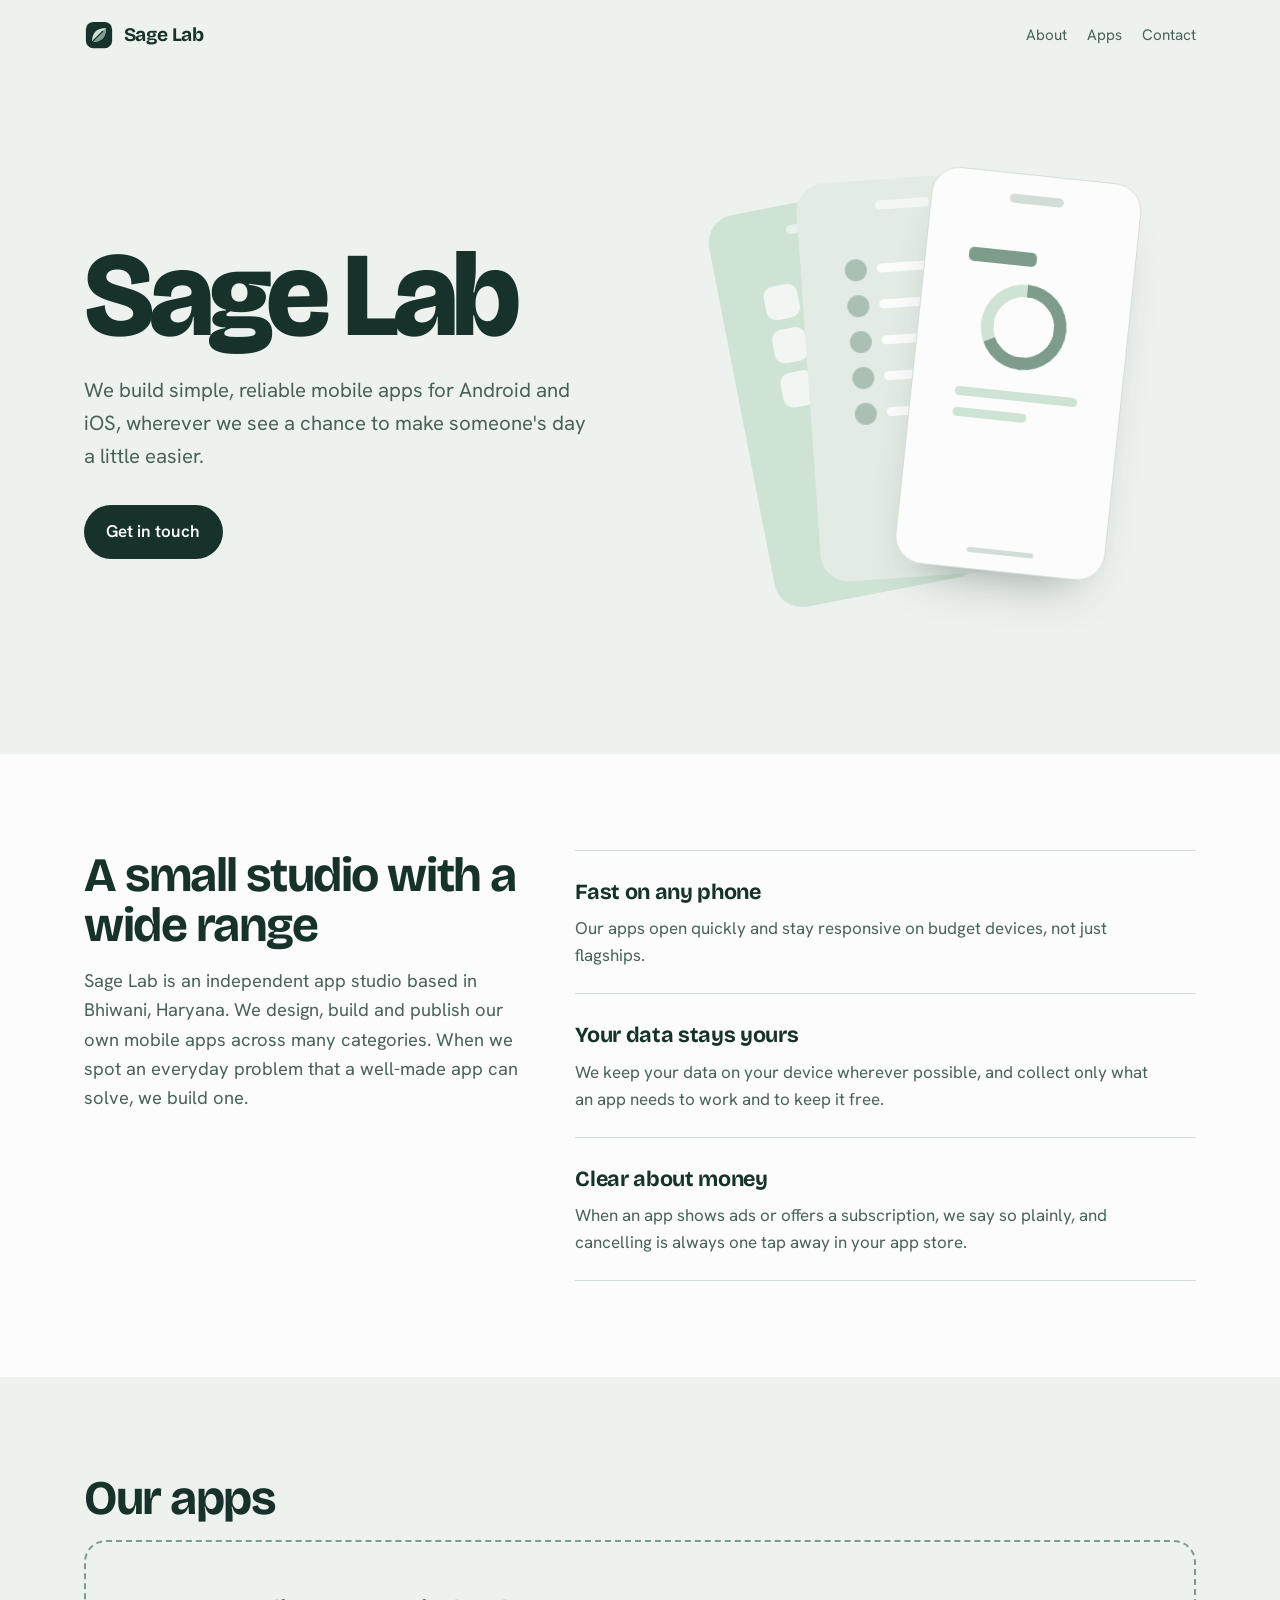
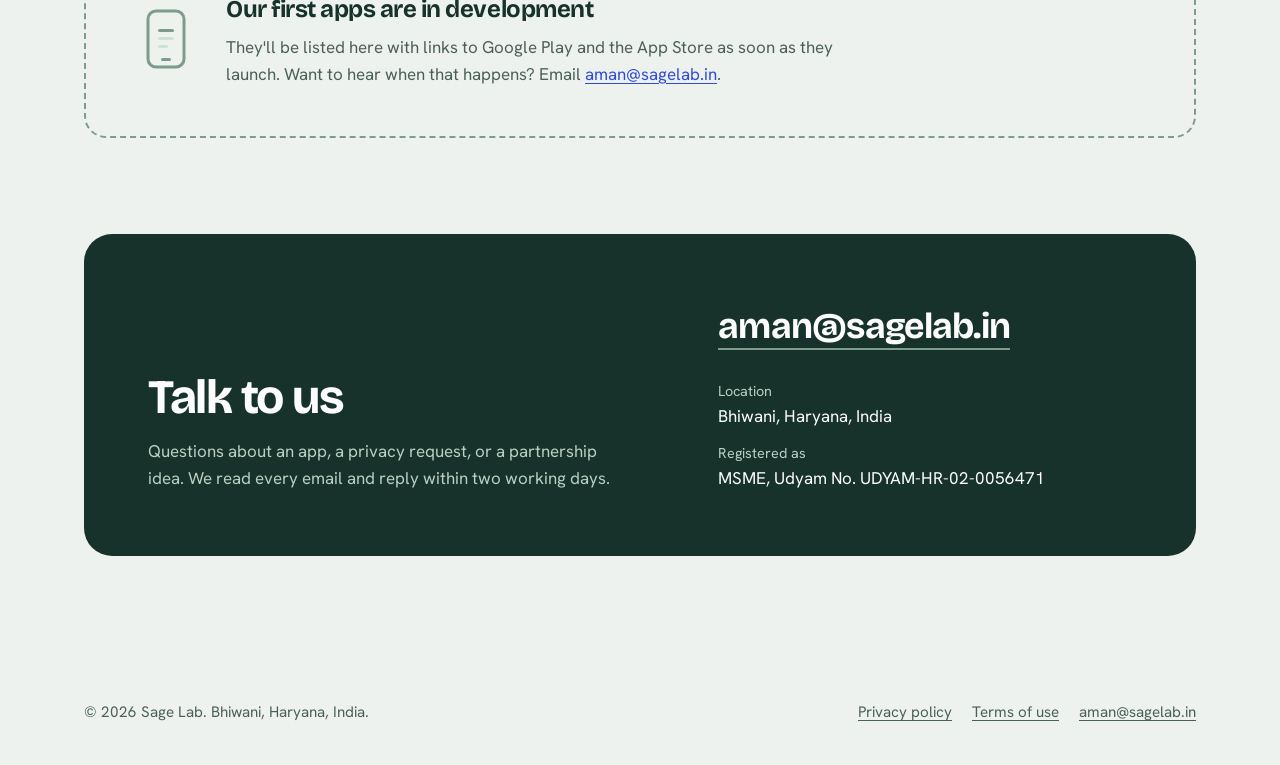
<file: index.html>
<!doctype html>
<html lang="en">
<head>
  <meta charset="utf-8">
  <meta name="viewport" content="width=device-width, initial-scale=1">
  <title>Sage Lab | Useful mobile apps for everyday life</title>
  <meta name="description" content="Sage Lab is an independent mobile app studio in Bhiwani, Haryana, India, building simple, reliable Android and iOS apps that help people with everyday tasks.">
  <link rel="canonical" href="https://sagelab.in/">
  <link rel="icon" href="assets/logo.svg" type="image/svg+xml">
  <meta property="og:title" content="Sage Lab">
  <meta property="og:description" content="Simple, reliable mobile apps that help with everyday tasks.">
  <meta property="og:url" content="https://sagelab.in/">
  <meta property="og:type" content="website">
  <meta name="theme-color" content="#eef2ef">
  <link rel="preconnect" href="https://fonts.googleapis.com">
  <link rel="preconnect" href="https://fonts.gstatic.com" crossorigin>
  <link href="https://fonts.googleapis.com/css2?family=Bricolage+Grotesque:opsz,wght@12..96,600..800&family=Hanken+Grotesk:wght@400;600&display=swap" rel="stylesheet">
  <link rel="stylesheet" href="assets/style.css">
  <script type="application/ld+json">
  {
    "@context": "https://schema.org",
    "@type": "Organization",
    "name": "Sage Lab",
    "url": "https://sagelab.in",
    "logo": "https://sagelab.in/assets/logo.svg",
    "email": "aman@sagelab.in",
    "address": {
      "@type": "PostalAddress",
      "addressLocality": "Bhiwani",
      "addressRegion": "Haryana",
      "addressCountry": "IN"
    }
  }
  </script>
</head>
<body>
  <a class="skip" href="#main">Skip to content</a>

  <header class="site-header">
    <div class="wrap">
      <a class="brand" href="./" aria-label="Sage Lab home">
        <img src="assets/logo.svg" alt="" width="30" height="30">
        Sage Lab
      </a>
      <nav class="nav" aria-label="Main">
        <a href="#about" class="hide-sm">About</a>
        <a href="#apps">Apps</a>
        <a href="#contact">Contact</a>
      </nav>
    </div>
  </header>

  <main id="main">
    <section class="hero">
      <div class="wrap">
        <div>
          <h1>Sage Lab</h1>
          <p>We build simple, reliable mobile apps for Android and iOS, wherever we see a chance to make someone's day a little easier.</p>
          <a class="button" href="#contact">Get in touch</a>
        </div>
        <div class="stack" aria-hidden="true">
          <div class="phone back">
            <div class="grid">
              <span class="tile"></span><span class="tile"></span><span class="tile"></span>
              <span class="tile"></span><span class="tile"></span><span class="tile"></span>
              <span class="tile"></span><span class="tile"></span><span class="tile"></span>
            </div>
          </div>
          <div class="phone middle">
            <div class="row"><span class="dot"></span><span class="bar"></span></div>
            <div class="row"><span class="dot"></span><span class="bar mid"></span></div>
            <div class="row"><span class="dot"></span><span class="bar"></span></div>
            <div class="row"><span class="dot"></span><span class="bar short"></span></div>
            <div class="row"><span class="dot"></span><span class="bar mid"></span></div>
          </div>
          <div class="phone front">
            <div class="bar title"></div>
            <div class="ring"></div>
            <div class="bar"></div>
            <div class="bar short"></div>
            <span class="home"></span>
          </div>
        </div>
      </div>
    </section>

    <section class="section paper" id="about">
      <div class="wrap split">
        <div>
          <h2>A small studio with a wide range</h2>
          <p class="lede">Sage Lab is an independent app studio based in Bhiwani, Haryana. We design, build and publish our own mobile apps across many categories. When we spot an everyday problem that a well-made app can solve, we build one.</p>
        </div>
        <ul class="principles">
          <li>
            <h3>Fast on any phone</h3>
            <p>Our apps open quickly and stay responsive on budget devices, not just flagships.</p>
          </li>
          <li>
            <h3>Your data stays yours</h3>
            <p>We keep your data on your device wherever possible, and collect only what an app needs to work and to keep it free.</p>
          </li>
          <li>
            <h3>Clear about money</h3>
            <p>When an app shows ads or offers a subscription, we say so plainly, and cancelling is always one tap away in your app store.</p>
          </li>
        </ul>
      </div>
    </section>

    <section class="section" id="apps">
      <div class="wrap">
        <h2>Our apps</h2>
        <div class="empty">
          <svg viewBox="0 0 64 64" aria-hidden="true"><rect x="14" y="4" width="36" height="56" rx="8" fill="none" stroke="#7e9c8b" stroke-width="3"/><rect x="24" y="22" width="16" height="3" rx="1.5" fill="#7e9c8b"/><rect x="24" y="30" width="16" height="3" rx="1.5" fill="#cfe3d5"/><rect x="24" y="38" width="10" height="3" rx="1.5" fill="#cfe3d5"/><rect x="27" y="51" width="10" height="3" rx="1.5" fill="#7e9c8b"/></svg>
          <div>
            <h3>Our first apps are in development</h3>
            <p>They'll be listed here with links to Google Play and the App Store as soon as they launch. Want to hear when that happens? Email <a href="mailto:aman@sagelab.in">aman@sagelab.in</a>.</p>
          </div>
        </div>
      </div>
    </section>

    <section class="section" id="contact">
      <div class="wrap">
        <div class="contact">
          <div>
            <h2>Talk to us</h2>
            <p>Questions about an app, a privacy request, or a partnership idea. We read every email and reply within two working days.</p>
          </div>
          <div>
            <a class="email" href="mailto:aman@sagelab.in">aman@sagelab.in</a>
            <dl>
              <div><dt>Location</dt><dd>Bhiwani, Haryana, India</dd></div>
              <div><dt>Registered as</dt><dd>MSME, Udyam No. UDYAM-HR-02-0056471</dd></div>
            </dl>
          </div>
        </div>
      </div>
    </section>
  </main>

  <footer class="site-footer">
    <div class="wrap">
      <p>&copy; 2026 Sage Lab. Bhiwani, Haryana, India.</p>
      <nav aria-label="Legal">
        <a href="privacy.html">Privacy policy</a>
        <a href="terms.html">Terms of use</a>
        <a href="mailto:aman@sagelab.in">aman@sagelab.in</a>
      </nav>
    </div>
  </footer>
</body>
</html>
</file>
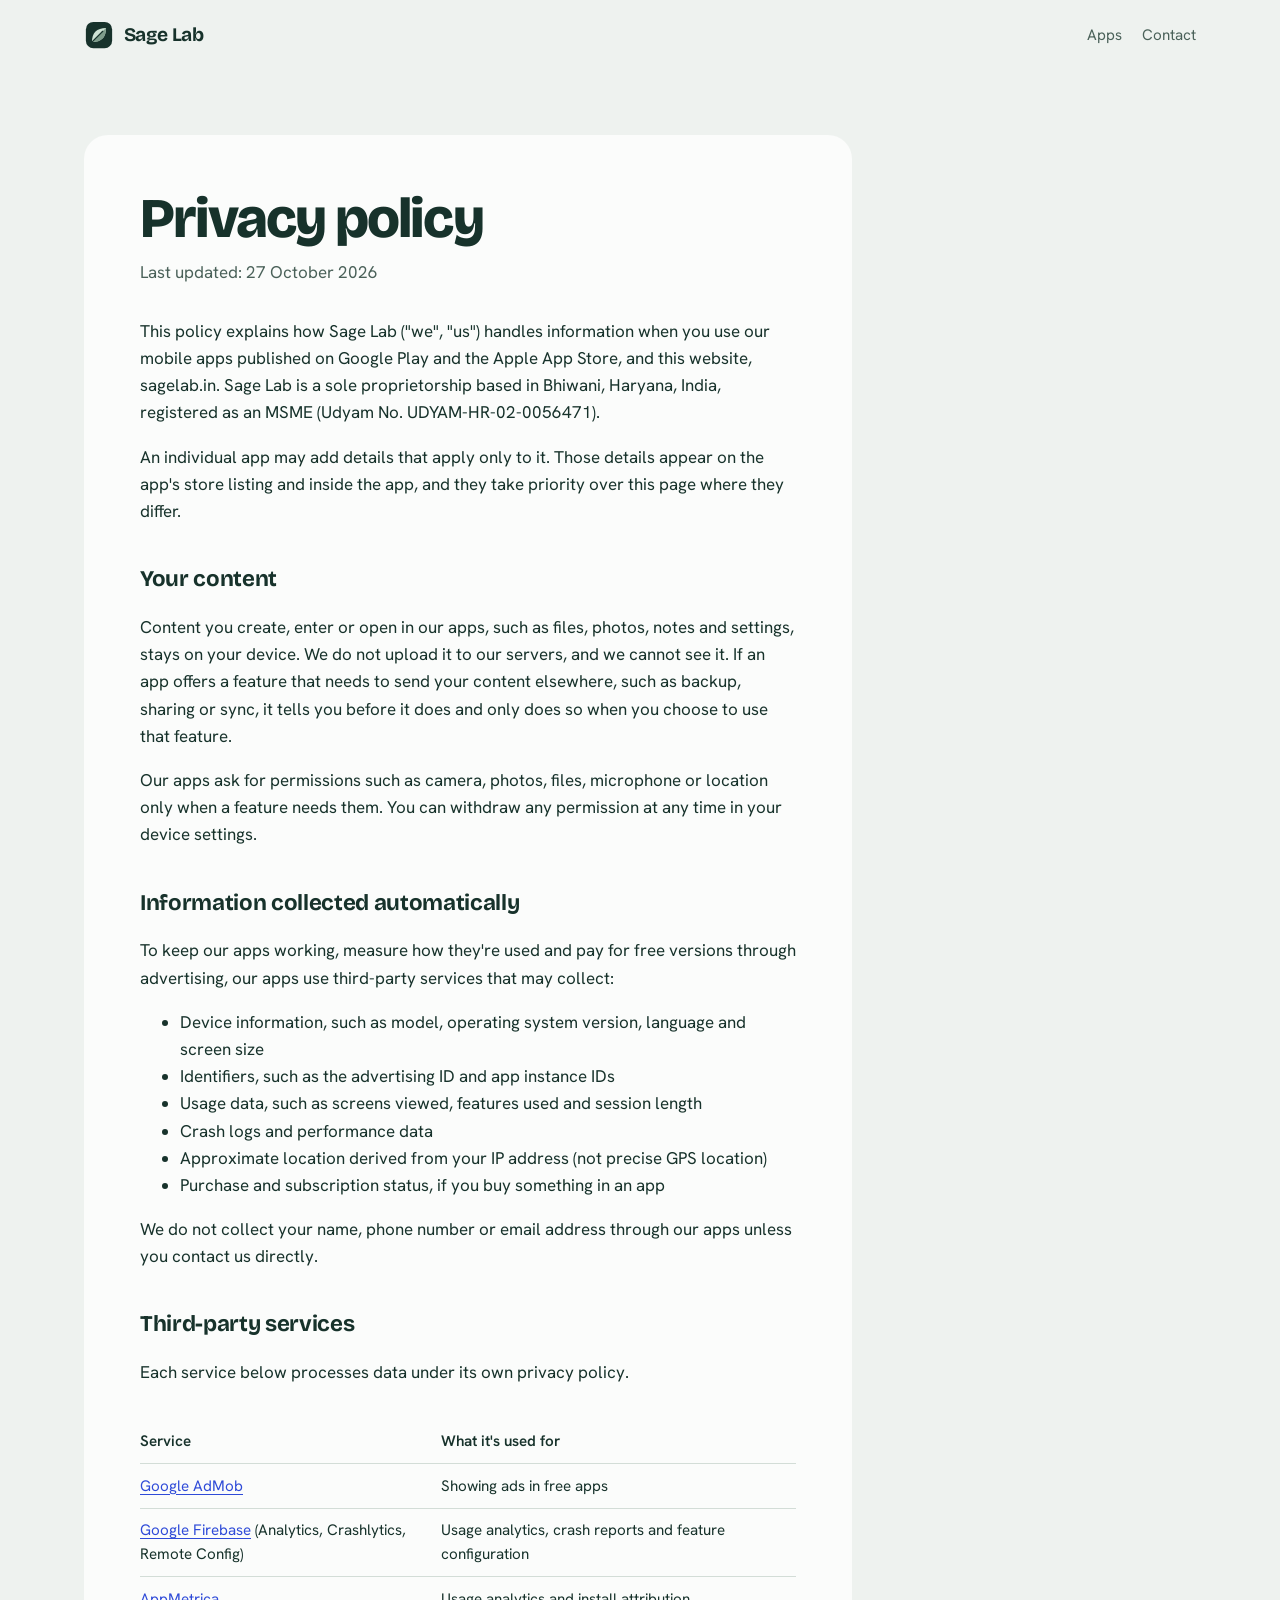
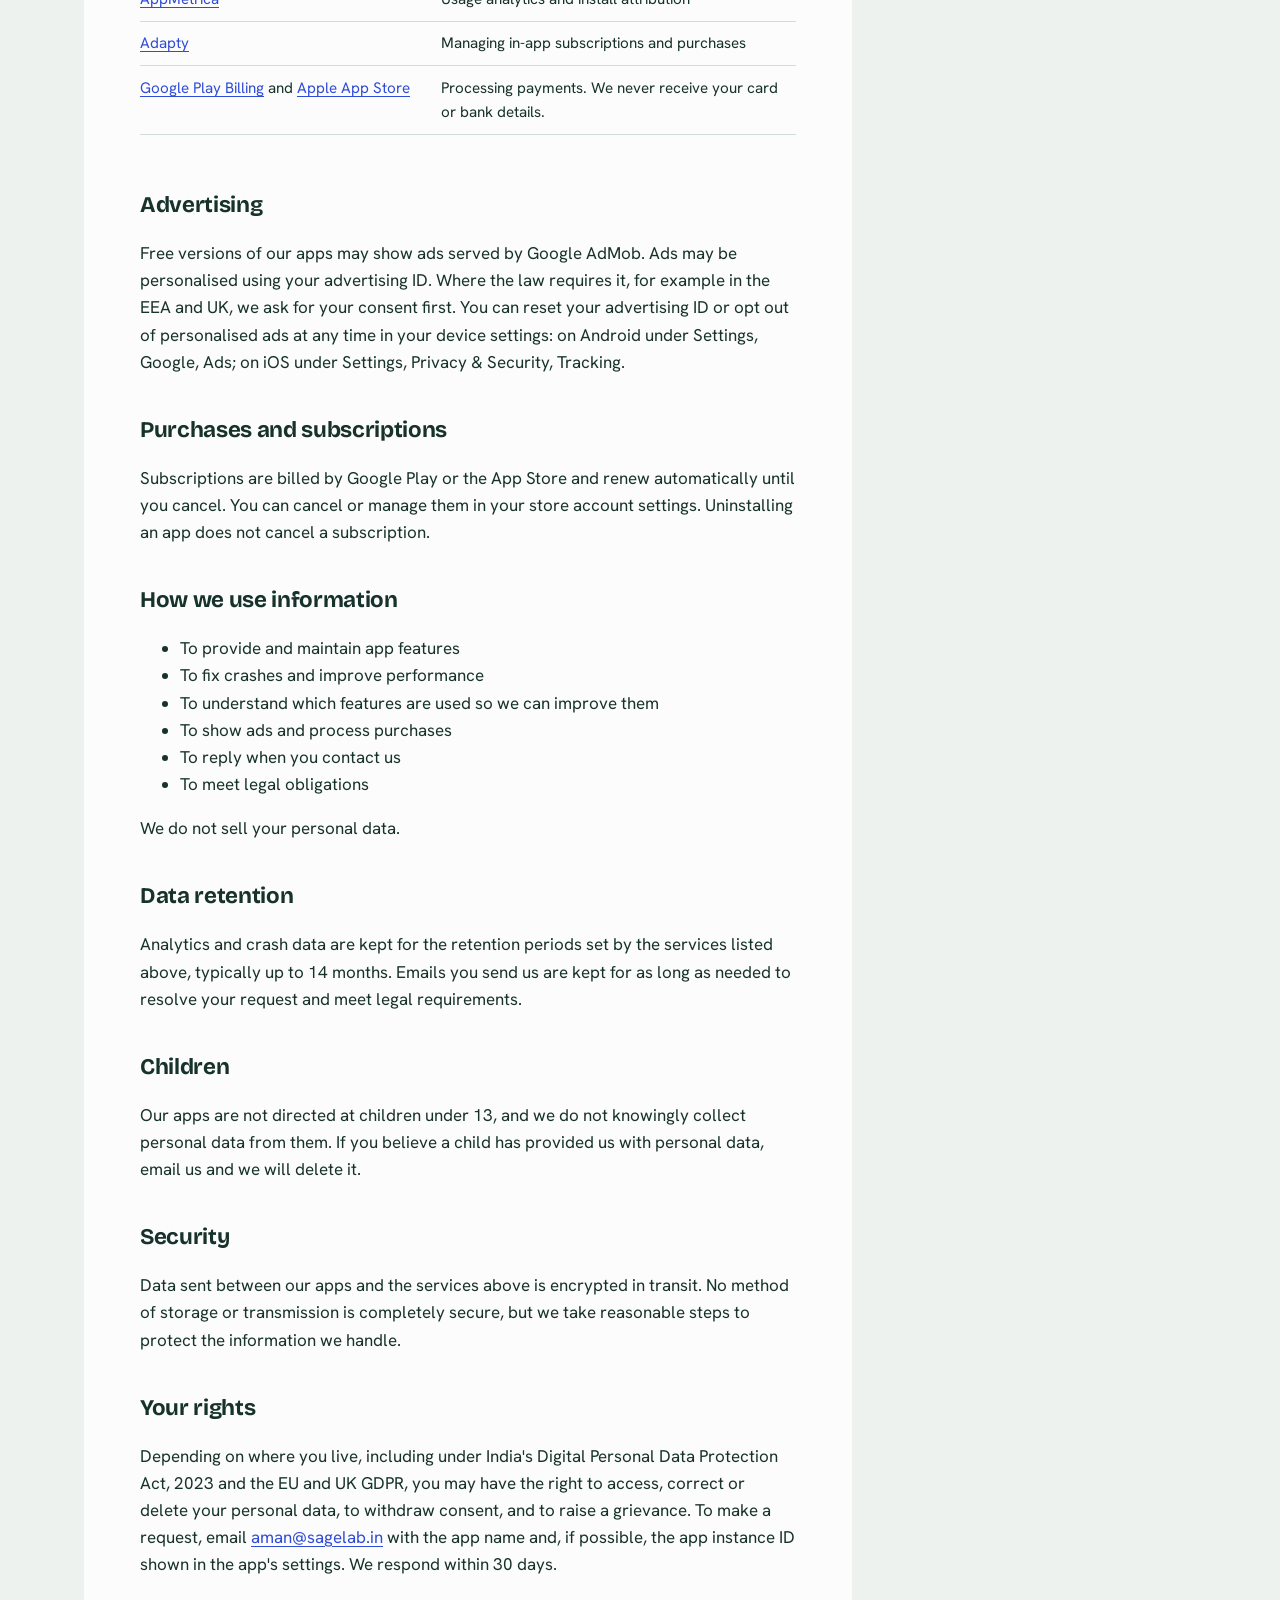
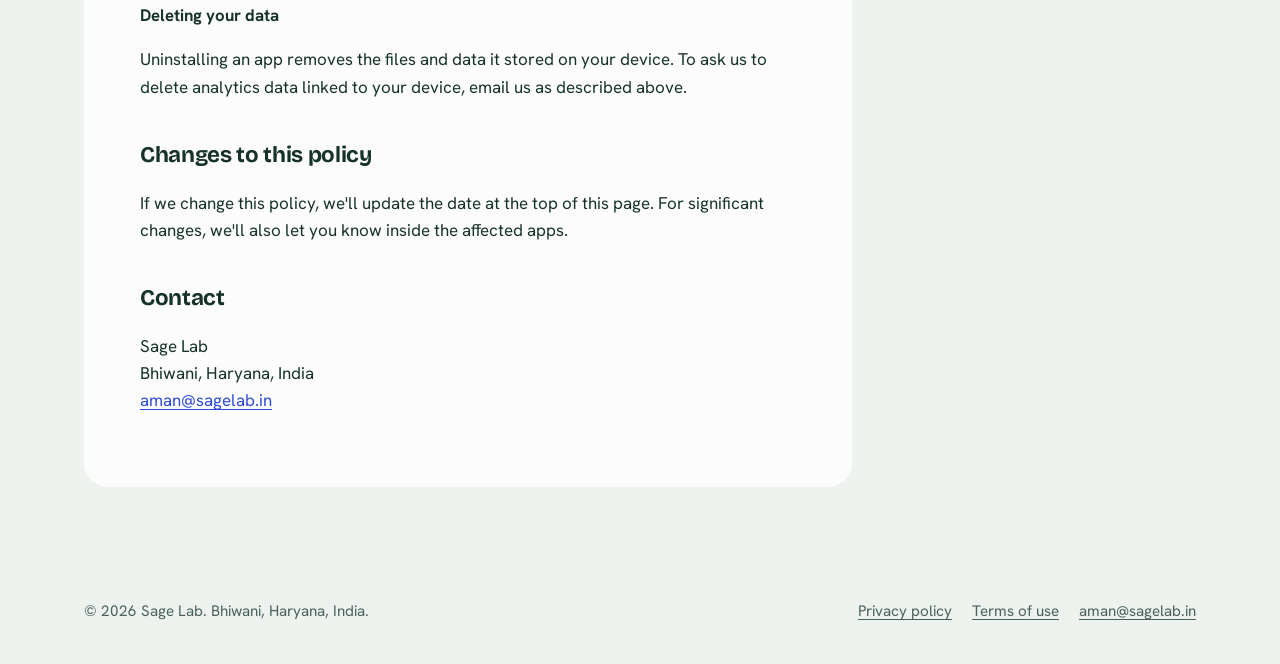
<file: privacy.html>
<!doctype html>
<html lang="en">
<head>
  <meta charset="utf-8">
  <meta name="viewport" content="width=device-width, initial-scale=1">
  <title>Privacy policy | Sage Lab</title>
  <meta name="description" content="How Sage Lab apps collect, use and protect your information.">
  <link rel="canonical" href="https://sagelab.in/privacy.html">
  <link rel="icon" href="assets/logo.svg" type="image/svg+xml">
  <meta name="theme-color" content="#eef2ef">
  <link rel="preconnect" href="https://fonts.googleapis.com">
  <link rel="preconnect" href="https://fonts.gstatic.com" crossorigin>
  <link href="https://fonts.googleapis.com/css2?family=Bricolage+Grotesque:opsz,wght@12..96,600..800&family=Hanken+Grotesk:wght@400;600&display=swap" rel="stylesheet">
  <link rel="stylesheet" href="assets/style.css">
</head>
<body>
  <a class="skip" href="#main">Skip to content</a>

  <header class="site-header">
    <div class="wrap">
      <a class="brand" href="./" aria-label="Sage Lab home">
        <img src="assets/logo.svg" alt="" width="30" height="30">
        Sage Lab
      </a>
      <nav class="nav" aria-label="Main">
        <a href="./#apps">Apps</a>
        <a href="./#contact">Contact</a>
      </nav>
    </div>
  </header>

  <main id="main" class="legal">
    <div class="wrap">
      <article>
        <h1>Privacy policy</h1>
        <p class="updated">Last updated: 27 October 2026</p>

        <p>This policy explains how Sage Lab ("we", "us") handles information when you use our mobile apps published on Google Play and the Apple App Store, and this website, sagelab.in. Sage Lab is a sole proprietorship based in Bhiwani, Haryana, India, registered as an MSME (Udyam No. UDYAM-HR-02-0056471).</p>
        <p>An individual app may add details that apply only to it. Those details appear on the app's store listing and inside the app, and they take priority over this page where they differ.</p>

        <h2>Your content</h2>
        <p>Content you create, enter or open in our apps, such as files, photos, notes and settings, stays on your device. We do not upload it to our servers, and we cannot see it. If an app offers a feature that needs to send your content elsewhere, such as backup, sharing or sync, it tells you before it does and only does so when you choose to use that feature.</p>
        <p>Our apps ask for permissions such as camera, photos, files, microphone or location only when a feature needs them. You can withdraw any permission at any time in your device settings.</p>

        <h2>Information collected automatically</h2>
        <p>To keep our apps working, measure how they're used and pay for free versions through advertising, our apps use third-party services that may collect:</p>
        <ul>
          <li>Device information, such as model, operating system version, language and screen size</li>
          <li>Identifiers, such as the advertising ID and app instance IDs</li>
          <li>Usage data, such as screens viewed, features used and session length</li>
          <li>Crash logs and performance data</li>
          <li>Approximate location derived from your IP address (not precise GPS location)</li>
          <li>Purchase and subscription status, if you buy something in an app</li>
        </ul>
        <p>We do not collect your name, phone number or email address through our apps unless you contact us directly.</p>

        <h2>Third-party services</h2>
        <p>Each service below processes data under its own privacy policy.</p>
        <div class="table-scroll">
          <table>
            <thead>
              <tr><th scope="col">Service</th><th scope="col">What it's used for</th></tr>
            </thead>
            <tbody>
              <tr><td><a href="https://policies.google.com/privacy">Google AdMob</a></td><td>Showing ads in free apps</td></tr>
              <tr><td><a href="https://firebase.google.com/support/privacy">Google Firebase</a> (Analytics, Crashlytics, Remote Config)</td><td>Usage analytics, crash reports and feature configuration</td></tr>
              <tr><td><a href="https://yandex.com/legal/appmetrica_termsofuse/">AppMetrica</a></td><td>Usage analytics and install attribution</td></tr>
              <tr><td><a href="https://adapty.io/privacy/">Adapty</a></td><td>Managing in-app subscriptions and purchases</td></tr>
              <tr><td><a href="https://policies.google.com/privacy">Google Play Billing</a> and <a href="https://www.apple.com/legal/privacy/">Apple App Store</a></td><td>Processing payments. We never receive your card or bank details.</td></tr>
            </tbody>
          </table>
        </div>

        <h2>Advertising</h2>
        <p>Free versions of our apps may show ads served by Google AdMob. Ads may be personalised using your advertising ID. Where the law requires it, for example in the EEA and UK, we ask for your consent first. You can reset your advertising ID or opt out of personalised ads at any time in your device settings: on Android under Settings, Google, Ads; on iOS under Settings, Privacy &amp; Security, Tracking.</p>

        <h2>Purchases and subscriptions</h2>
        <p>Subscriptions are billed by Google Play or the App Store and renew automatically until you cancel. You can cancel or manage them in your store account settings. Uninstalling an app does not cancel a subscription.</p>

        <h2>How we use information</h2>
        <ul>
          <li>To provide and maintain app features</li>
          <li>To fix crashes and improve performance</li>
          <li>To understand which features are used so we can improve them</li>
          <li>To show ads and process purchases</li>
          <li>To reply when you contact us</li>
          <li>To meet legal obligations</li>
        </ul>
        <p>We do not sell your personal data.</p>

        <h2>Data retention</h2>
        <p>Analytics and crash data are kept for the retention periods set by the services listed above, typically up to 14 months. Emails you send us are kept for as long as needed to resolve your request and meet legal requirements.</p>

        <h2>Children</h2>
        <p>Our apps are not directed at children under 13, and we do not knowingly collect personal data from them. If you believe a child has provided us with personal data, email us and we will delete it.</p>

        <h2>Security</h2>
        <p>Data sent between our apps and the services above is encrypted in transit. No method of storage or transmission is completely secure, but we take reasonable steps to protect the information we handle.</p>

        <h2>Your rights</h2>
        <p>Depending on where you live, including under India's Digital Personal Data Protection Act, 2023 and the EU and UK GDPR, you may have the right to access, correct or delete your personal data, to withdraw consent, and to raise a grievance. To make a request, email <a href="mailto:aman@sagelab.in">aman@sagelab.in</a> with the app name and, if possible, the app instance ID shown in the app's settings. We respond within 30 days.</p>

        <h3>Deleting your data</h3>
        <p>Uninstalling an app removes the files and data it stored on your device. To ask us to delete analytics data linked to your device, email us as described above.</p>

        <h2>Changes to this policy</h2>
        <p>If we change this policy, we'll update the date at the top of this page. For significant changes, we'll also let you know inside the affected apps.</p>

        <h2>Contact</h2>
        <p>Sage Lab<br>Bhiwani, Haryana, India<br><a href="mailto:aman@sagelab.in">aman@sagelab.in</a></p>
      </article>
    </div>
  </main>

  <footer class="site-footer">
    <div class="wrap">
      <p>&copy; 2026 Sage Lab. Bhiwani, Haryana, India.</p>
      <nav aria-label="Legal">
        <a href="privacy.html" aria-current="page">Privacy policy</a>
        <a href="terms.html">Terms of use</a>
        <a href="mailto:aman@sagelab.in">aman@sagelab.in</a>
      </nav>
    </div>
  </footer>
</body>
</html>
</file>
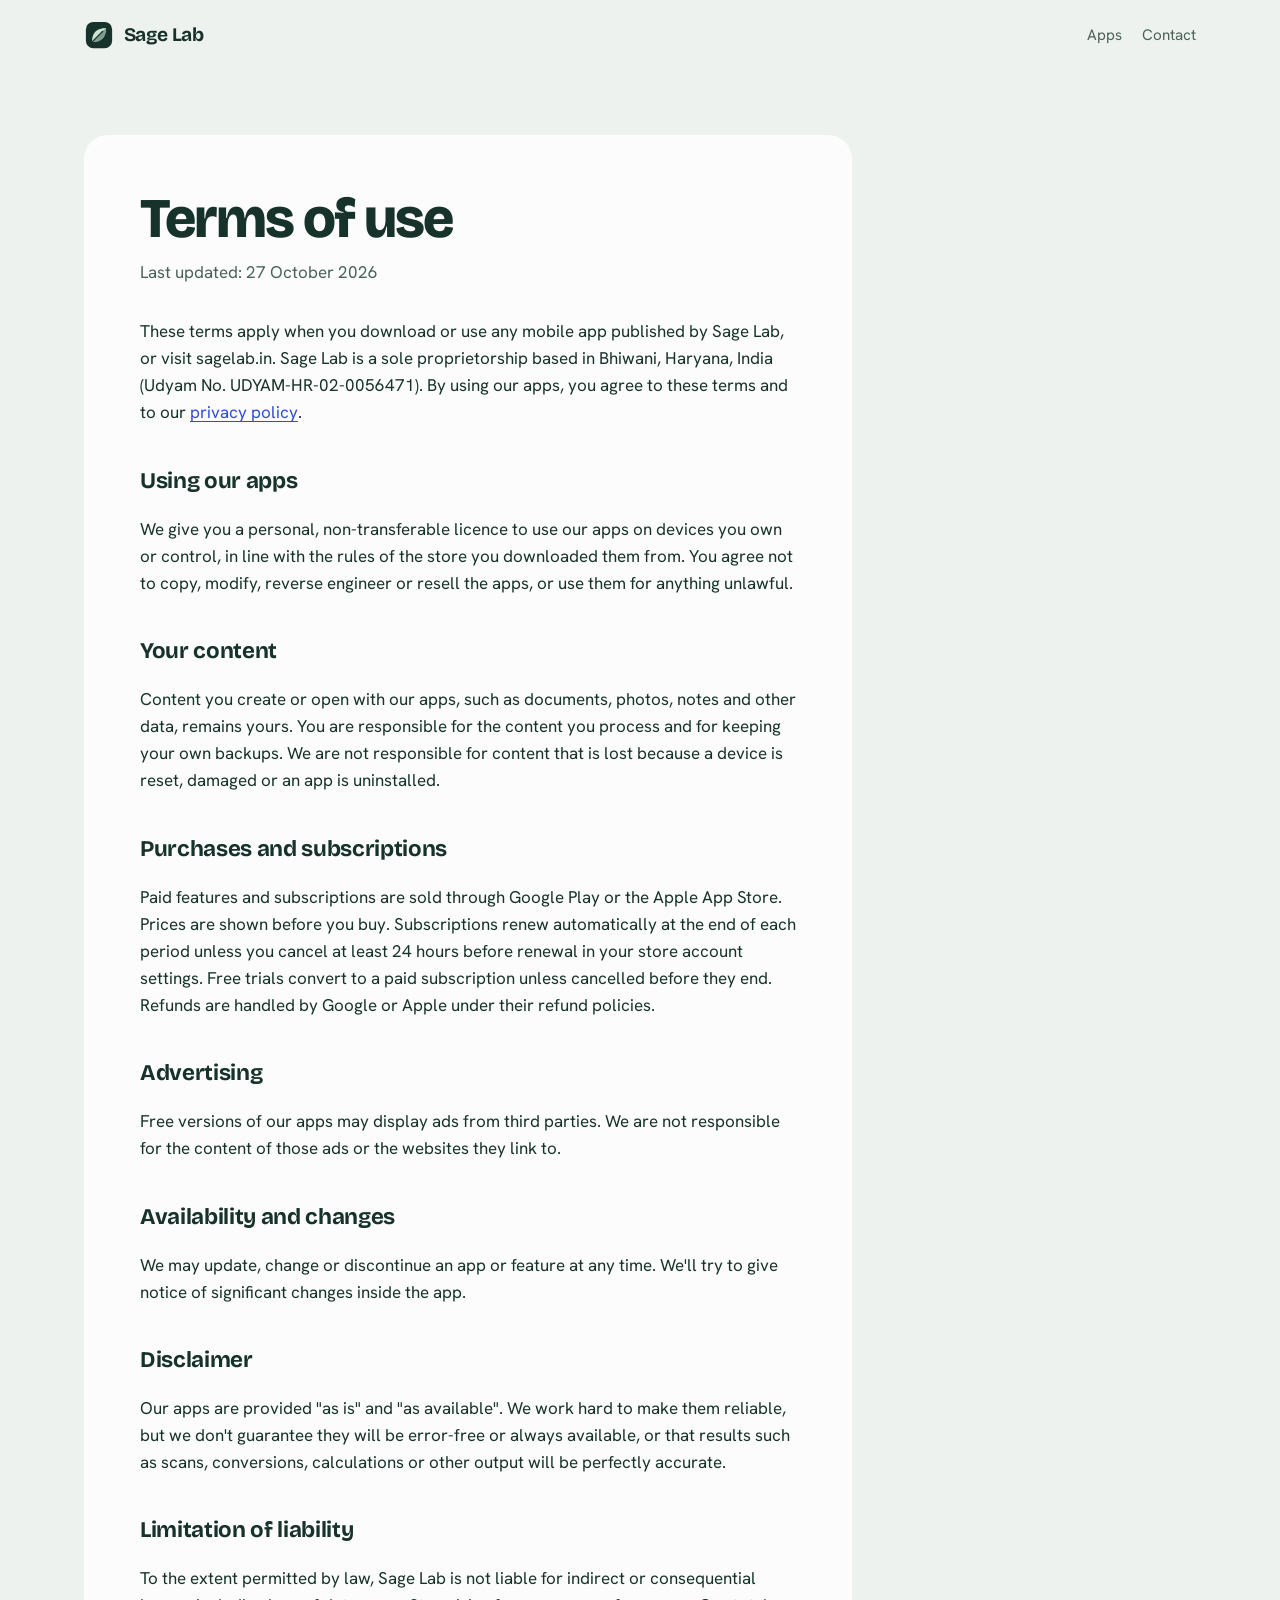
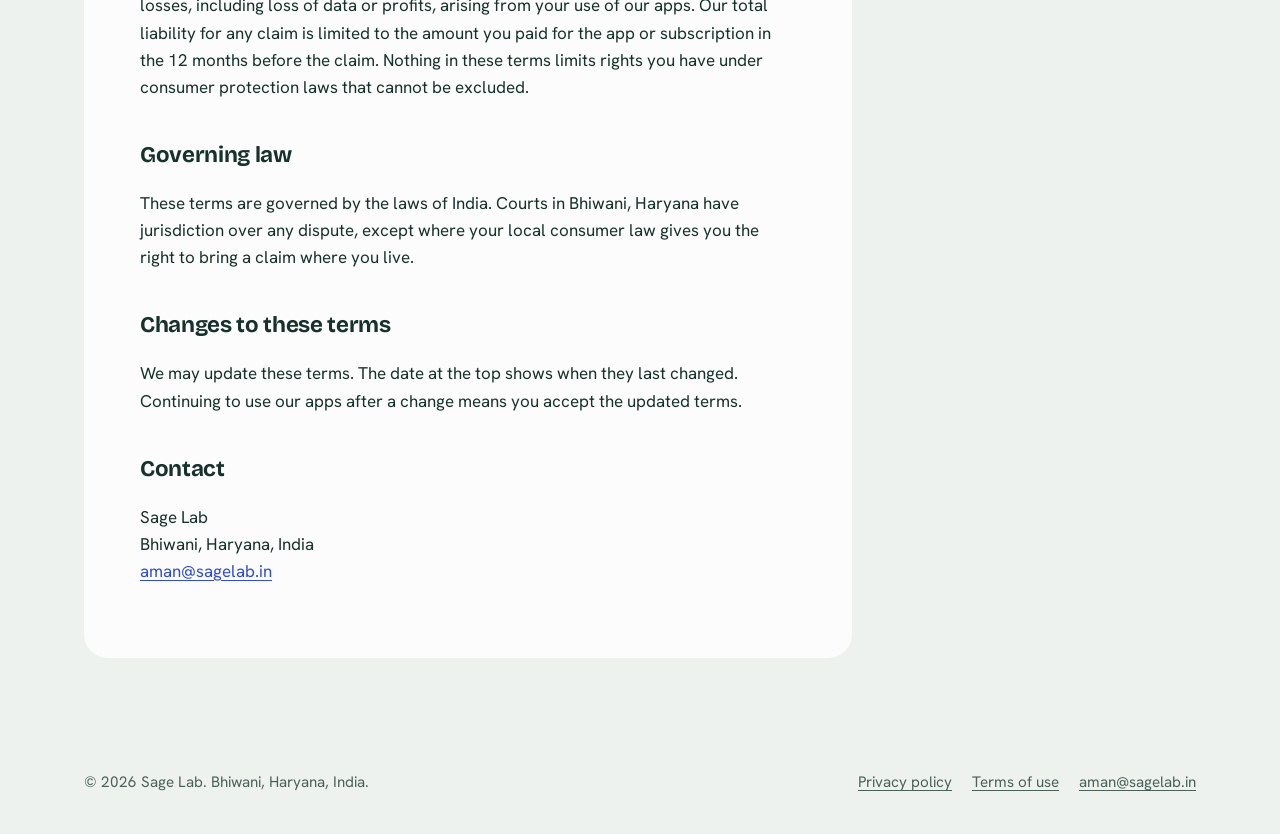
<file: terms.html>
<!doctype html>
<html lang="en">
<head>
  <meta charset="utf-8">
  <meta name="viewport" content="width=device-width, initial-scale=1">
  <title>Terms of use | Sage Lab</title>
  <meta name="description" content="The terms that apply when you use Sage Lab apps and this website.">
  <link rel="canonical" href="https://sagelab.in/terms.html">
  <link rel="icon" href="assets/logo.svg" type="image/svg+xml">
  <meta name="theme-color" content="#eef2ef">
  <link rel="preconnect" href="https://fonts.googleapis.com">
  <link rel="preconnect" href="https://fonts.gstatic.com" crossorigin>
  <link href="https://fonts.googleapis.com/css2?family=Bricolage+Grotesque:opsz,wght@12..96,600..800&family=Hanken+Grotesk:wght@400;600&display=swap" rel="stylesheet">
  <link rel="stylesheet" href="assets/style.css">
</head>
<body>
  <a class="skip" href="#main">Skip to content</a>

  <header class="site-header">
    <div class="wrap">
      <a class="brand" href="./" aria-label="Sage Lab home">
        <img src="assets/logo.svg" alt="" width="30" height="30">
        Sage Lab
      </a>
      <nav class="nav" aria-label="Main">
        <a href="./#apps">Apps</a>
        <a href="./#contact">Contact</a>
      </nav>
    </div>
  </header>

  <main id="main" class="legal">
    <div class="wrap">
      <article>
        <h1>Terms of use</h1>
        <p class="updated">Last updated: 27 October 2026</p>

        <p>These terms apply when you download or use any mobile app published by Sage Lab, or visit sagelab.in. Sage Lab is a sole proprietorship based in Bhiwani, Haryana, India (Udyam No. UDYAM-HR-02-0056471). By using our apps, you agree to these terms and to our <a href="privacy.html">privacy policy</a>.</p>

        <h2>Using our apps</h2>
        <p>We give you a personal, non-transferable licence to use our apps on devices you own or control, in line with the rules of the store you downloaded them from. You agree not to copy, modify, reverse engineer or resell the apps, or use them for anything unlawful.</p>

        <h2>Your content</h2>
        <p>Content you create or open with our apps, such as documents, photos, notes and other data, remains yours. You are responsible for the content you process and for keeping your own backups. We are not responsible for content that is lost because a device is reset, damaged or an app is uninstalled.</p>

        <h2>Purchases and subscriptions</h2>
        <p>Paid features and subscriptions are sold through Google Play or the Apple App Store. Prices are shown before you buy. Subscriptions renew automatically at the end of each period unless you cancel at least 24 hours before renewal in your store account settings. Free trials convert to a paid subscription unless cancelled before they end. Refunds are handled by Google or Apple under their refund policies.</p>

        <h2>Advertising</h2>
        <p>Free versions of our apps may display ads from third parties. We are not responsible for the content of those ads or the websites they link to.</p>

        <h2>Availability and changes</h2>
        <p>We may update, change or discontinue an app or feature at any time. We'll try to give notice of significant changes inside the app.</p>

        <h2>Disclaimer</h2>
        <p>Our apps are provided "as is" and "as available". We work hard to make them reliable, but we don't guarantee they will be error-free or always available, or that results such as scans, conversions, calculations or other output will be perfectly accurate.</p>

        <h2>Limitation of liability</h2>
        <p>To the extent permitted by law, Sage Lab is not liable for indirect or consequential losses, including loss of data or profits, arising from your use of our apps. Our total liability for any claim is limited to the amount you paid for the app or subscription in the 12 months before the claim. Nothing in these terms limits rights you have under consumer protection laws that cannot be excluded.</p>

        <h2>Governing law</h2>
        <p>These terms are governed by the laws of India. Courts in Bhiwani, Haryana have jurisdiction over any dispute, except where your local consumer law gives you the right to bring a claim where you live.</p>

        <h2>Changes to these terms</h2>
        <p>We may update these terms. The date at the top shows when they last changed. Continuing to use our apps after a change means you accept the updated terms.</p>

        <h2>Contact</h2>
        <p>Sage Lab<br>Bhiwani, Haryana, India<br><a href="mailto:aman@sagelab.in">aman@sagelab.in</a></p>
      </article>
    </div>
  </main>

  <footer class="site-footer">
    <div class="wrap">
      <p>&copy; 2026 Sage Lab. Bhiwani, Haryana, India.</p>
      <nav aria-label="Legal">
        <a href="privacy.html">Privacy policy</a>
        <a href="terms.html" aria-current="page">Terms of use</a>
        <a href="mailto:aman@sagelab.in">aman@sagelab.in</a>
      </nav>
    </div>
  </footer>
</body>
</html>
</file>
<file: assets/style.css>
:root {
  --mist: #eef2ef;
  --paper: #fbfcfb;
  --ink: #17322b;
  --ink-soft: #4a6159;
  --sage: #7e9c8b;
  --leaf: #cfe3d5;
  --cobalt: #2f4bd8;
  --line: #d3ddd7;
  --display: "Bricolage Grotesque", system-ui, sans-serif;
  --body: "Hanken Grotesk", system-ui, sans-serif;
  --wrap: 72rem;
}

*,
*::before,
*::after { box-sizing: border-box; }

html { -webkit-text-size-adjust: 100%; }

body {
  margin: 0;
  background: var(--mist);
  color: var(--ink);
  font-family: var(--body);
  font-size: 1.0625rem;
  line-height: 1.6;
  -webkit-font-smoothing: antialiased;
}

img, svg { display: block; max-width: 100%; }

a { color: var(--cobalt); text-underline-offset: 0.18em; }
a:hover { text-decoration-thickness: 2px; }

:focus-visible {
  outline: 3px solid var(--cobalt);
  outline-offset: 3px;
  border-radius: 4px;
}

.wrap {
  width: 100%;
  max-width: var(--wrap);
  margin: 0 auto;
  padding: 0 1.25rem;
}

.skip {
  position: absolute;
  left: -999px;
  top: 0.5rem;
  background: var(--ink);
  color: var(--paper);
  padding: 0.5rem 1rem;
  border-radius: 6px;
  z-index: 10;
}
.skip:focus { left: 0.5rem; }

/* Header */
.site-header .wrap {
  display: flex;
  align-items: center;
  justify-content: space-between;
  gap: 1rem;
  padding-top: 1.25rem;
  padding-bottom: 1.25rem;
}

.brand {
  display: flex;
  align-items: center;
  gap: 0.6rem;
  color: var(--ink);
  text-decoration: none;
  font-family: var(--display);
  font-weight: 700;
  font-size: 1.2rem;
  letter-spacing: -0.01em;
}

.nav {
  display: flex;
  gap: 1.25rem;
  font-size: 0.95rem;
}
.nav a { color: var(--ink-soft); text-decoration: none; }
.nav a:hover, .nav a[aria-current="page"] { color: var(--ink); text-decoration: underline; }

/* Hero */
.hero .wrap {
  display: grid;
  grid-template-columns: minmax(0, 1.15fr) minmax(0, 1fr);
  align-items: center;
  gap: 2rem;
  padding-top: clamp(2rem, 6vw, 5rem);
  padding-bottom: clamp(3rem, 8vw, 6.5rem);
}

.hero h1 {
  font-family: var(--display);
  font-weight: 800;
  font-size: clamp(3.25rem, 9.5vw, 7.5rem);
  line-height: 0.92;
  letter-spacing: -0.045em;
  margin: 0 0 1.5rem;
}

.hero p {
  font-size: clamp(1.125rem, 1.6vw, 1.3rem);
  color: var(--ink-soft);
  max-width: 32rem;
  margin: 0 0 2rem;
}

.button {
  display: inline-block;
  background: var(--ink);
  color: var(--paper);
  font-weight: 600;
  text-decoration: none;
  padding: 0.85rem 1.4rem;
  border-radius: 999px;
}
.button:hover { background: #0f241f; text-decoration: none; }

/* Phone stack illustration */
.stack { position: relative; aspect-ratio: 1 / 1.05; max-width: 30rem; width: 100%; justify-self: center; }
.phone {
  position: absolute;
  top: 5%;
  left: 31%;
  width: 44%;
  aspect-ratio: 9 / 17;
  border-radius: 28px;
  background: var(--paper);
  border: 1.5px solid var(--line);
  padding: 16% 9% 9%;
  transform-origin: 50% 100%;
}
.phone::before {
  content: "";
  position: absolute; top: 5%; left: 50%;
  width: 26%; height: 9px;
  transform: translateX(-50%);
  border-radius: 5px;
  background: var(--line);
}
.phone .bar { height: 9px; border-radius: 5px; background: var(--leaf); margin-bottom: 12px; }
.phone .bar.title { height: 14px; width: 55%; background: var(--sage); margin-bottom: 18px; }
.phone .bar.short { width: 60%; }
.phone .bar.mid { width: 80%; }
.phone .grid { display: grid; grid-template-columns: repeat(3, 1fr); gap: 10px; }
.phone .tile { aspect-ratio: 1; border-radius: 10px; background: var(--paper); opacity: 0.8; }
.phone .row { display: flex; align-items: center; gap: 10px; margin-bottom: 14px; }
.phone .row .bar { flex: 1; margin: 0; }
.phone .row .bar.short { flex: 0 0 45%; }
.phone .row .bar.mid { flex: 0 0 60%; }
.phone .dot { flex: none; width: 22px; height: 22px; border-radius: 50%; background: var(--sage); opacity: 0.55; }
.phone .ring {
  width: 70%;
  aspect-ratio: 1;
  margin: 4px auto 22px;
  border-radius: 50%;
  background: conic-gradient(var(--sage) 0 68%, var(--leaf) 0);
  -webkit-mask: radial-gradient(farthest-side, transparent 70%, #000 71%);
  mask: radial-gradient(farthest-side, transparent 70%, #000 71%);
}
.phone .home {
  position: absolute; bottom: 4%; left: 50%;
  width: 32%; height: 5px;
  transform: translateX(-50%);
  border-radius: 3px;
  background: var(--line);
}
.phone.back { background: var(--leaf); border-color: transparent; transform: translate(-36%, 5%) rotate(-11deg); }
.phone.back::before { background: var(--paper); opacity: 0.6; }
.phone.middle { background: #e2ece5; border-color: transparent; transform: translate(-15%, 1%) rotate(-4deg); }
.phone.middle::before { background: var(--paper); opacity: 0.7; }
.phone.middle .bar { background: var(--paper); }
.phone.front { transform: translate(18%, 0) rotate(6deg); box-shadow: 0 30px 50px -30px rgba(23, 50, 43, 0.45); }

@media (prefers-reduced-motion: no-preference) {
  .phone.back { animation: fan-back 900ms cubic-bezier(.2,.8,.2,1) both; }
  .phone.middle { animation: fan-mid 900ms cubic-bezier(.2,.8,.2,1) both; }
  .phone.front { animation: fan-front 900ms cubic-bezier(.2,.8,.2,1) both; }
  @keyframes fan-back { from { transform: none; } }
  @keyframes fan-mid { from { transform: none; } }
  @keyframes fan-front { from { transform: none; } }
}

/* Sections */
.section { padding: clamp(3.5rem, 8vw, 6rem) 0; }
.section.paper { background: var(--paper); }

.section h2 {
  font-family: var(--display);
  font-weight: 700;
  font-size: clamp(2rem, 4.5vw, 3rem);
  line-height: 1.05;
  letter-spacing: -0.03em;
  margin: 0 0 1rem;
  max-width: 20ch;
}
.section .lede { color: var(--ink-soft); max-width: 38rem; margin: 0 0 2.5rem; font-size: 1.15rem; }

.split {
  display: grid;
  grid-template-columns: minmax(0, 1fr) minmax(0, 1.4fr);
  gap: 3rem;
  align-items: start;
}

.principles { list-style: none; margin: 0; padding: 0; }
.principles li {
  padding: 1.5rem 0;
  border-top: 1.5px solid var(--line);
}
.principles li:last-child { border-bottom: 1.5px solid var(--line); }
.principles h3 {
  font-family: var(--display);
  font-size: 1.35rem;
  font-weight: 700;
  letter-spacing: -0.015em;
  margin: 0 0 0.35rem;
}
.principles p { margin: 0; color: var(--ink-soft); max-width: 36rem; }

.empty {
  border: 2px dashed var(--sage);
  border-radius: 22px;
  padding: clamp(1.75rem, 5vw, 3rem);
  display: grid;
  grid-template-columns: auto minmax(0, 1fr);
  gap: 1.75rem;
  align-items: center;
}
.empty svg { width: 64px; height: 64px; }
.empty h3 { font-family: var(--display); font-size: 1.5rem; letter-spacing: -0.02em; margin: 0 0 0.35rem; }
.empty p { margin: 0; color: var(--ink-soft); max-width: 40rem; }

.contact {
  background: var(--ink);
  color: var(--paper);
  border-radius: 28px;
  padding: clamp(2rem, 6vw, 4rem);
  display: grid;
  grid-template-columns: minmax(0, 1.3fr) minmax(0, 1fr);
  gap: 2rem;
  align-items: end;
}
.contact h2 { color: var(--paper); }
.contact p { color: #b9cfc2; margin: 0; max-width: 30rem; }
.contact .email {
  font-family: var(--display);
  font-weight: 700;
  font-size: clamp(1.4rem, 3.4vw, 2.25rem);
  letter-spacing: -0.02em;
  color: var(--paper);
  text-decoration: none;
  border-bottom: 2px solid var(--sage);
  overflow-wrap: anywhere;
}
.contact .email:hover { border-bottom-color: var(--leaf); }
.contact dl { margin: 1.5rem 0 0; display: grid; gap: 0.75rem; }
.contact dt { color: #b9cfc2; font-size: 0.9rem; }
.contact dd { margin: 0; }
.contact :focus-visible { outline-color: var(--leaf); }

/* Footer */
.site-footer { padding: 3rem 0 2.5rem; font-size: 0.95rem; color: var(--ink-soft); }
.site-footer .wrap {
  display: flex;
  flex-wrap: wrap;
  justify-content: space-between;
  gap: 1.5rem;
}
.site-footer p { margin: 0; }
.site-footer nav { display: flex; gap: 1.25rem; flex-wrap: wrap; }
.site-footer a { color: var(--ink-soft); }

/* Legal pages */
.legal { padding: clamp(2rem, 6vw, 4rem) 0 4rem; }
.legal article {
  background: var(--paper);
  border-radius: 24px;
  padding: clamp(1.5rem, 5vw, 3.5rem);
  max-width: 48rem;
}
.legal h1 {
  font-family: var(--display);
  font-weight: 800;
  font-size: clamp(2.25rem, 6vw, 3.5rem);
  letter-spacing: -0.035em;
  line-height: 1;
  margin: 0 0 0.75rem;
}
.legal .updated { color: var(--ink-soft); margin: 0 0 2rem; }
.legal h2 {
  font-family: var(--display);
  font-size: 1.4rem;
  letter-spacing: -0.015em;
  margin: 2.25rem 0 0.5rem;
}
.legal h3 { font-size: 1.05rem; margin: 1.5rem 0 0.35rem; }
.legal p, .legal li { max-width: 68ch; }
.legal table { width: 100%; border-collapse: collapse; margin: 1rem 0; font-size: 0.95rem; }
.legal th, .legal td { text-align: left; padding: 0.6rem 0.75rem 0.6rem 0; border-bottom: 1px solid var(--line); vertical-align: top; }
.legal th { font-weight: 600; }
.table-scroll { overflow-x: auto; }

@media (max-width: 820px) {
  .hero .wrap, .split, .contact { grid-template-columns: minmax(0, 1fr); }
  .stack { max-width: 22rem; order: -1; }
  .empty { grid-template-columns: minmax(0, 1fr); }
}

@media (max-width: 480px) {
  .nav { gap: 0.9rem; font-size: 0.9rem; }
  .nav .hide-sm { display: none; }
}

#contact { padding-top: 0; }
</file>
